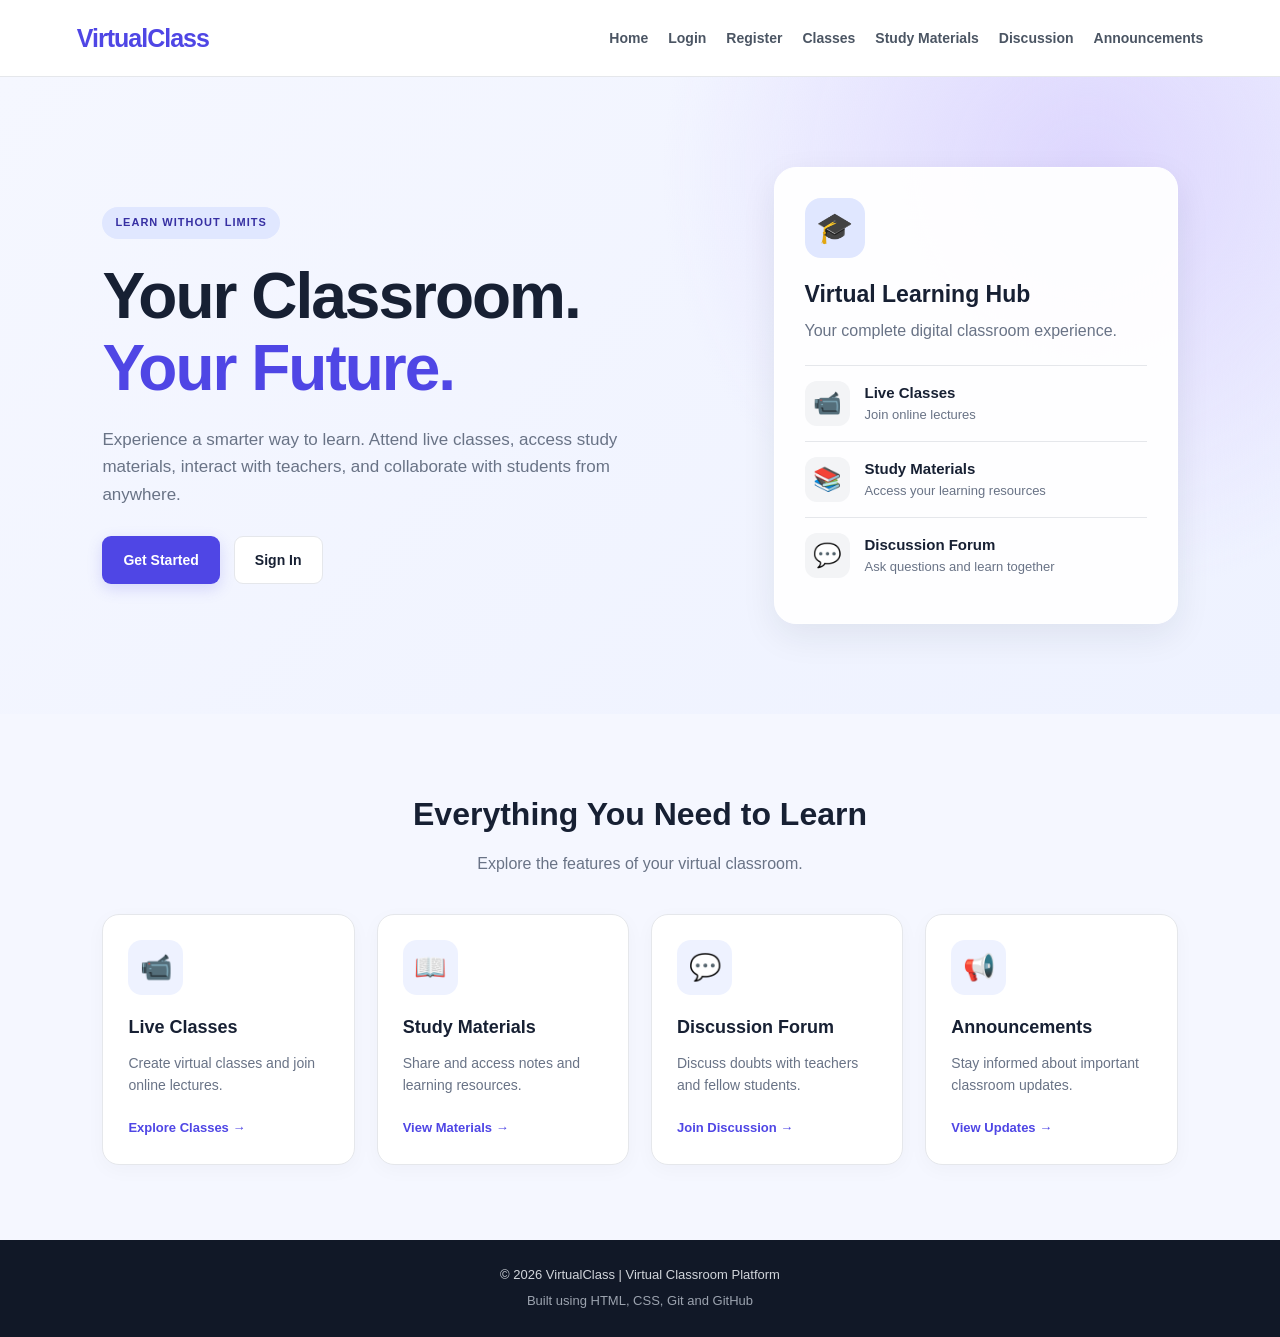
<file: index.html>
<!DOCTYPE html>
<html lang="en">
<head>
    <meta charset="UTF-8">
    <meta name="viewport" content="width=device-width, initial-scale=1.0">
    <title>Virtual Classroom Platform</title>
    <link rel="stylesheet" href="style.css">
</head>
<body>

    <header>
        <div class="logo">VirtualClass</div>

        <nav>
            <a href="index.html">Home</a>
            <a href="login.html">Login</a>
            <a href="register.html">Register</a>
            <a href="live-class.html">Classes</a>
            <a href="download-notes.html">Study Materials</a>
            <a href="discussion.html">Discussion</a>
            <a href="announcements.html">Announcements</a>
        </nav>
    </header>

    <section class="hero">
        <div class="hero-content">
            <span class="badge">LEARN WITHOUT LIMITS</span>

            <h1>Your Classroom.<br>
                <span>Your Future.</span>
            </h1>

            <p>
                Experience a smarter way to learn. Attend live classes,
                access study materials, interact with teachers, and
                collaborate with students from anywhere.
            </p>

            <div class="hero-buttons">
                <a href="register.html" class="btn btn-primary">
                    Get Started
                </a>

                <a href="login.html" class="btn btn-secondary">
                    Sign In
                </a>
            </div>
        </div>

        <div class="hero-card">
            <div class="card-icon">🎓</div>
            <h2>Virtual Learning Hub</h2>
            <p>Your complete digital classroom experience.</p>

            <div class="feature-item">
                <span>📹</span>
                <div>
                    <h4>Live Classes</h4>
                    <p>Join online lectures</p>
                </div>
            </div>

            <div class="feature-item">
                <span>📚</span>
                <div>
                    <h4>Study Materials</h4>
                    <p>Access your learning resources</p>
                </div>
            </div>

            <div class="feature-item">
                <span>💬</span>
                <div>
                    <h4>Discussion Forum</h4>
                    <p>Ask questions and learn together</p>
                </div>
            </div>
        </div>
    </section>

    <section class="features">
        <div class="section-heading">
            <h2>Everything You Need to Learn</h2>
            <p>Explore the features of your virtual classroom.</p>
        </div>

        <div class="feature-grid">

            <div class="feature-card">
                <div class="feature-icon">📹</div>
                <h3>Live Classes</h3>
                <p>Create virtual classes and join online lectures.</p>
                <a href="live-class.html">Explore Classes →</a>
            </div>

            <div class="feature-card">
                <div class="feature-icon">📖</div>
                <h3>Study Materials</h3>
                <p>Share and access notes and learning resources.</p>
                <a href="download-notes.html">View Materials →</a>
            </div>

            <div class="feature-card">
                <div class="feature-icon">💬</div>
                <h3>Discussion Forum</h3>
                <p>Discuss doubts with teachers and fellow students.</p>
                <a href="discussion.html">Join Discussion →</a>
            </div>

            <div class="feature-card">
                <div class="feature-icon">📢</div>
                <h3>Announcements</h3>
                <p>Stay informed about important classroom updates.</p>
                <a href="announcements.html">View Updates →</a>
            </div>

        </div>
    </section>

    <footer>
        <p>© 2026 VirtualClass | Virtual Classroom Platform</p>
        <p>Built using HTML, CSS, Git and GitHub</p>
    </footer>

</body>
</html>
</file>
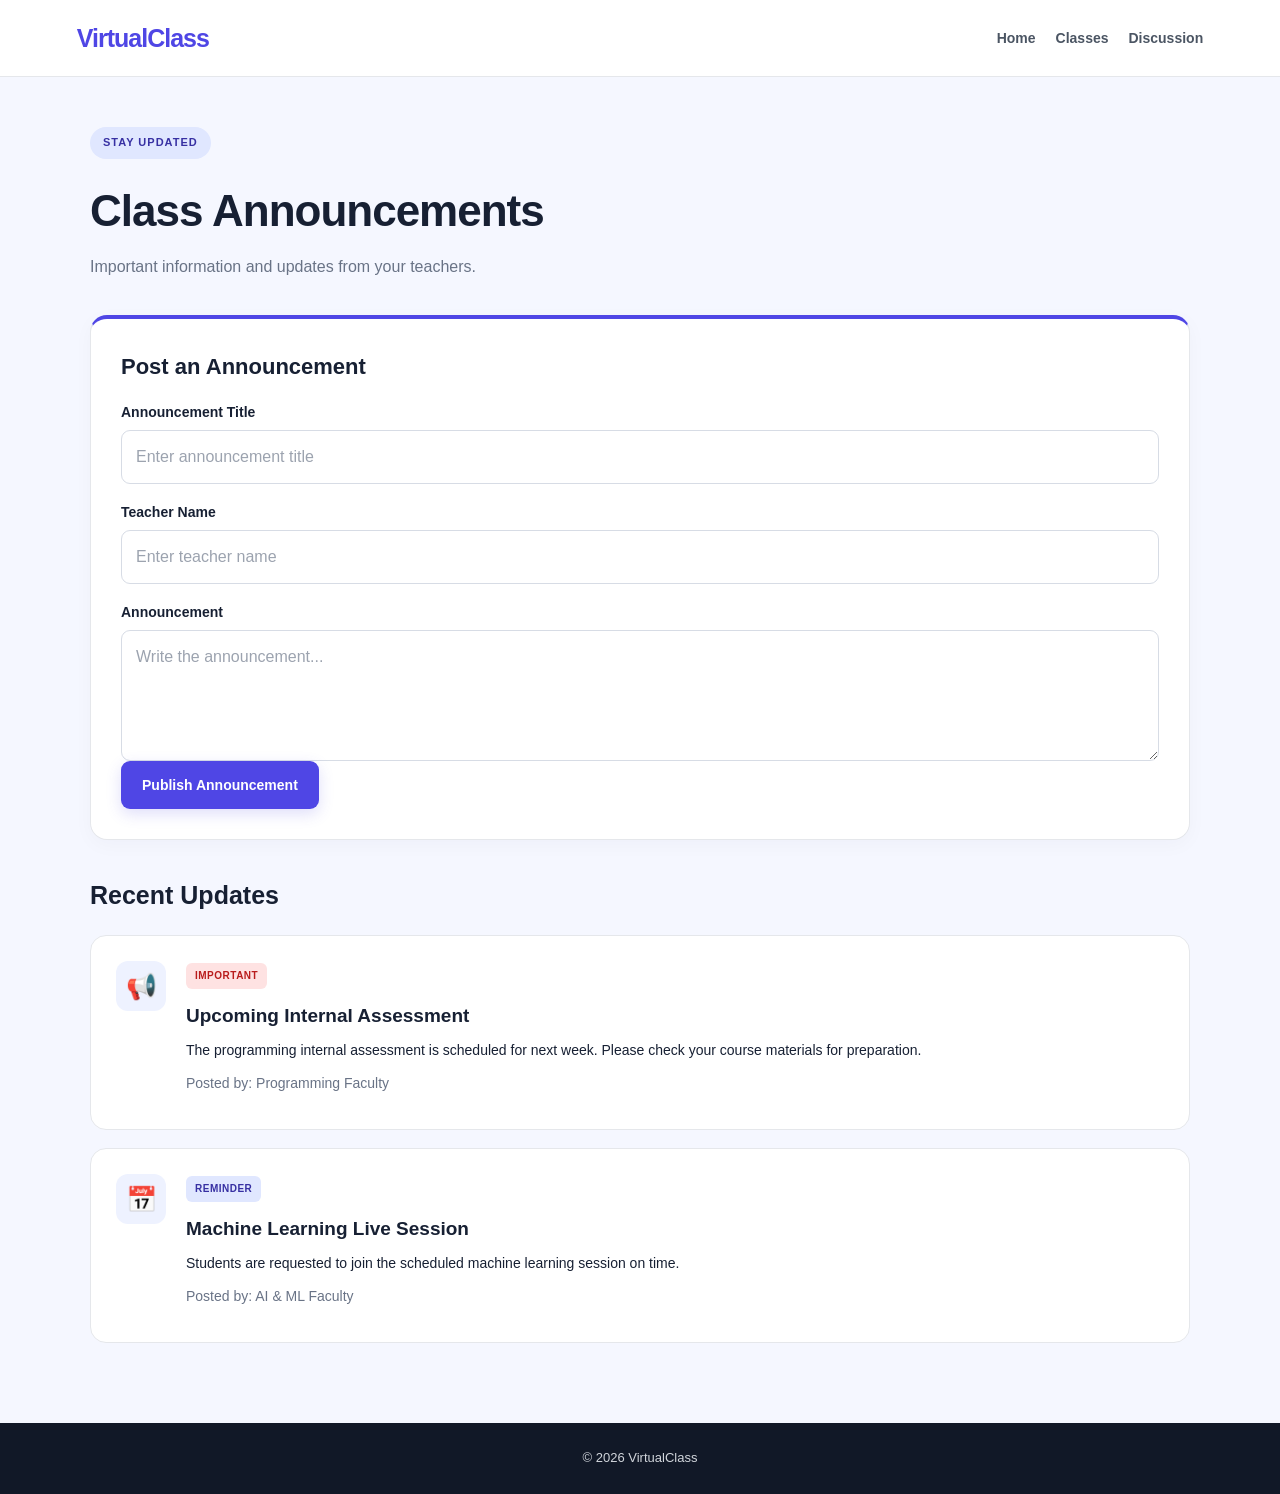
<file: announcements.html>
<!DOCTYPE html>
<html lang="en">
<head>
    <meta charset="UTF-8">
    <meta name="viewport" content="width=device-width, initial-scale=1.0">
    <title>Announcements | VirtualClass</title>
    <link rel="stylesheet" href="style.css">
</head>
<body>

    <header>
        <div class="logo">VirtualClass</div>
        <nav>
            <a href="index.html">Home</a>
            <a href="live-class.html">Classes</a>
            <a href="discussion.html">Discussion</a>
        </nav>
    </header>

    <main class="page-container">

        <div class="page-heading">
            <span class="badge">STAY UPDATED</span>
            <h1>Class Announcements</h1>
            <p>Important information and updates from your teachers.</p>
        </div>

        <div class="content-card announcement-form">
            <h2>Post an Announcement</h2>

            <form action="#" method="get">

                <label for="title">Announcement Title</label>
                <input type="text" id="title" name="title"
                       placeholder="Enter announcement title" required>

                <label for="teacher">Teacher Name</label>
                <input type="text" id="teacher" name="teacher"
                       placeholder="Enter teacher name" required>

                <label for="message">Announcement</label>
                <textarea id="message" name="message" rows="4"
                          placeholder="Write the announcement..." required></textarea>

                <button type="submit" class="btn btn-primary">
                    Publish Announcement
                </button>

            </form>
        </div>

        <h2 class="subheading">Recent Updates</h2>

        <div class="announcement-card">
            <div class="announcement-icon">📢</div>
            <div>
                <span class="status important">IMPORTANT</span>
                <h3>Upcoming Internal Assessment</h3>
                <p>The programming internal assessment is scheduled for next week.
                   Please check your course materials for preparation.</p>
                <p class="muted">Posted by: Programming Faculty</p>
            </div>
        </div>

        <div class="announcement-card">
            <div class="announcement-icon">📅</div>
            <div>
                <span class="status upcoming">REMINDER</span>
                <h3>Machine Learning Live Session</h3>
                <p>Students are requested to join the scheduled machine learning
                   session on time.</p>
                <p class="muted">Posted by: AI & ML Faculty</p>
            </div>
        </div>

    </main>

    <footer>
        <p>© 2026 VirtualClass</p>
    </footer>

</body>
</html>
</file>
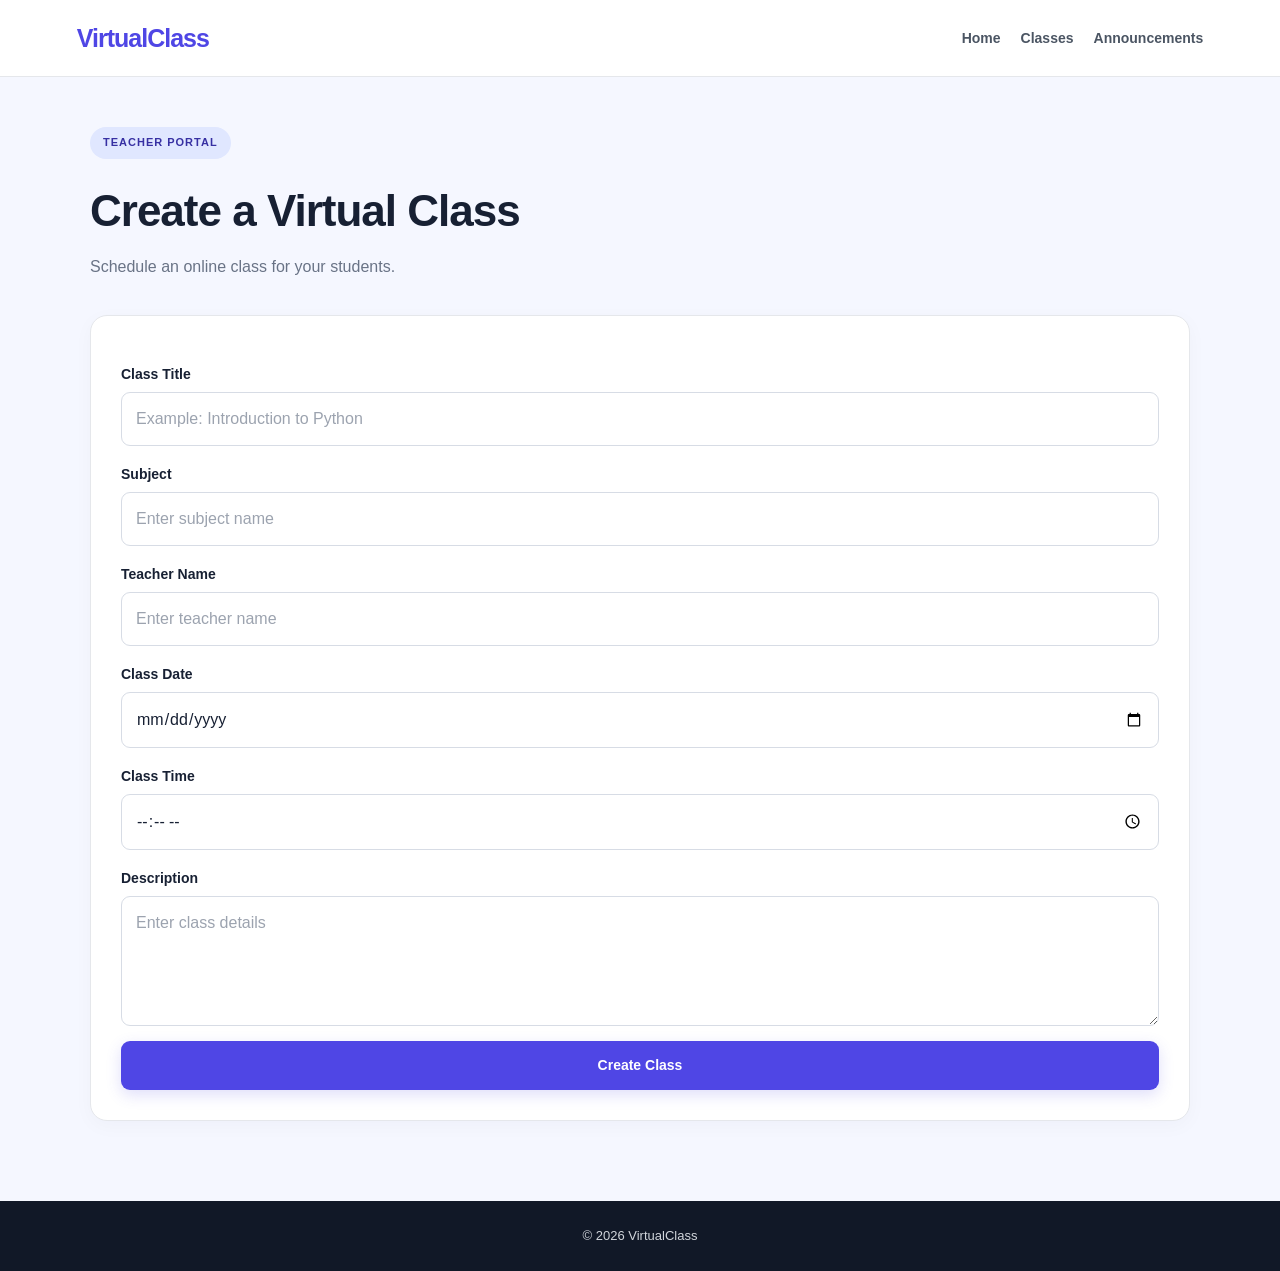
<file: create-class.html>
<!DOCTYPE html>
<html lang="en">
<head>
    <meta charset="UTF-8">
    <meta name="viewport" content="width=device-width, initial-scale=1.0">
    <title>Create Class | VirtualClass</title>
    <link rel="stylesheet" href="style.css">
</head>
<body>

    <header>
        <div class="logo">VirtualClass</div>
        <nav>
            <a href="index.html">Home</a>
            <a href="live-class.html">Classes</a>
            <a href="announcements.html">Announcements</a>
        </nav>
    </header>

    <main class="page-container">

        <div class="page-heading">
            <span class="badge">TEACHER PORTAL</span>
            <h1>Create a Virtual Class</h1>
            <p>Schedule an online class for your students.</p>
        </div>

        <div class="content-card">

            <form action="#" method="get">

                <label for="title">Class Title</label>
                <input type="text" id="title" name="title"
                       placeholder="Example: Introduction to Python" required>

                <label for="subject">Subject</label>
                <input type="text" id="subject" name="subject"
                       placeholder="Enter subject name" required>

                <label for="teacher">Teacher Name</label>
                <input type="text" id="teacher" name="teacher"
                       placeholder="Enter teacher name" required>

                <label for="date">Class Date</label>
                <input type="date" id="date" name="date" required>

                <label for="time">Class Time</label>
                <input type="time" id="time" name="time" required>

                <label for="description">Description</label>
                <textarea id="description" name="description" rows="4"
                          placeholder="Enter class details"></textarea>

                <button type="submit" class="btn btn-primary full-width">
                    Create Class
                </button>

            </form>

        </div>

    </main>

    <footer>
        <p>© 2026 VirtualClass</p>
    </footer>

</body>
</html>
</file>
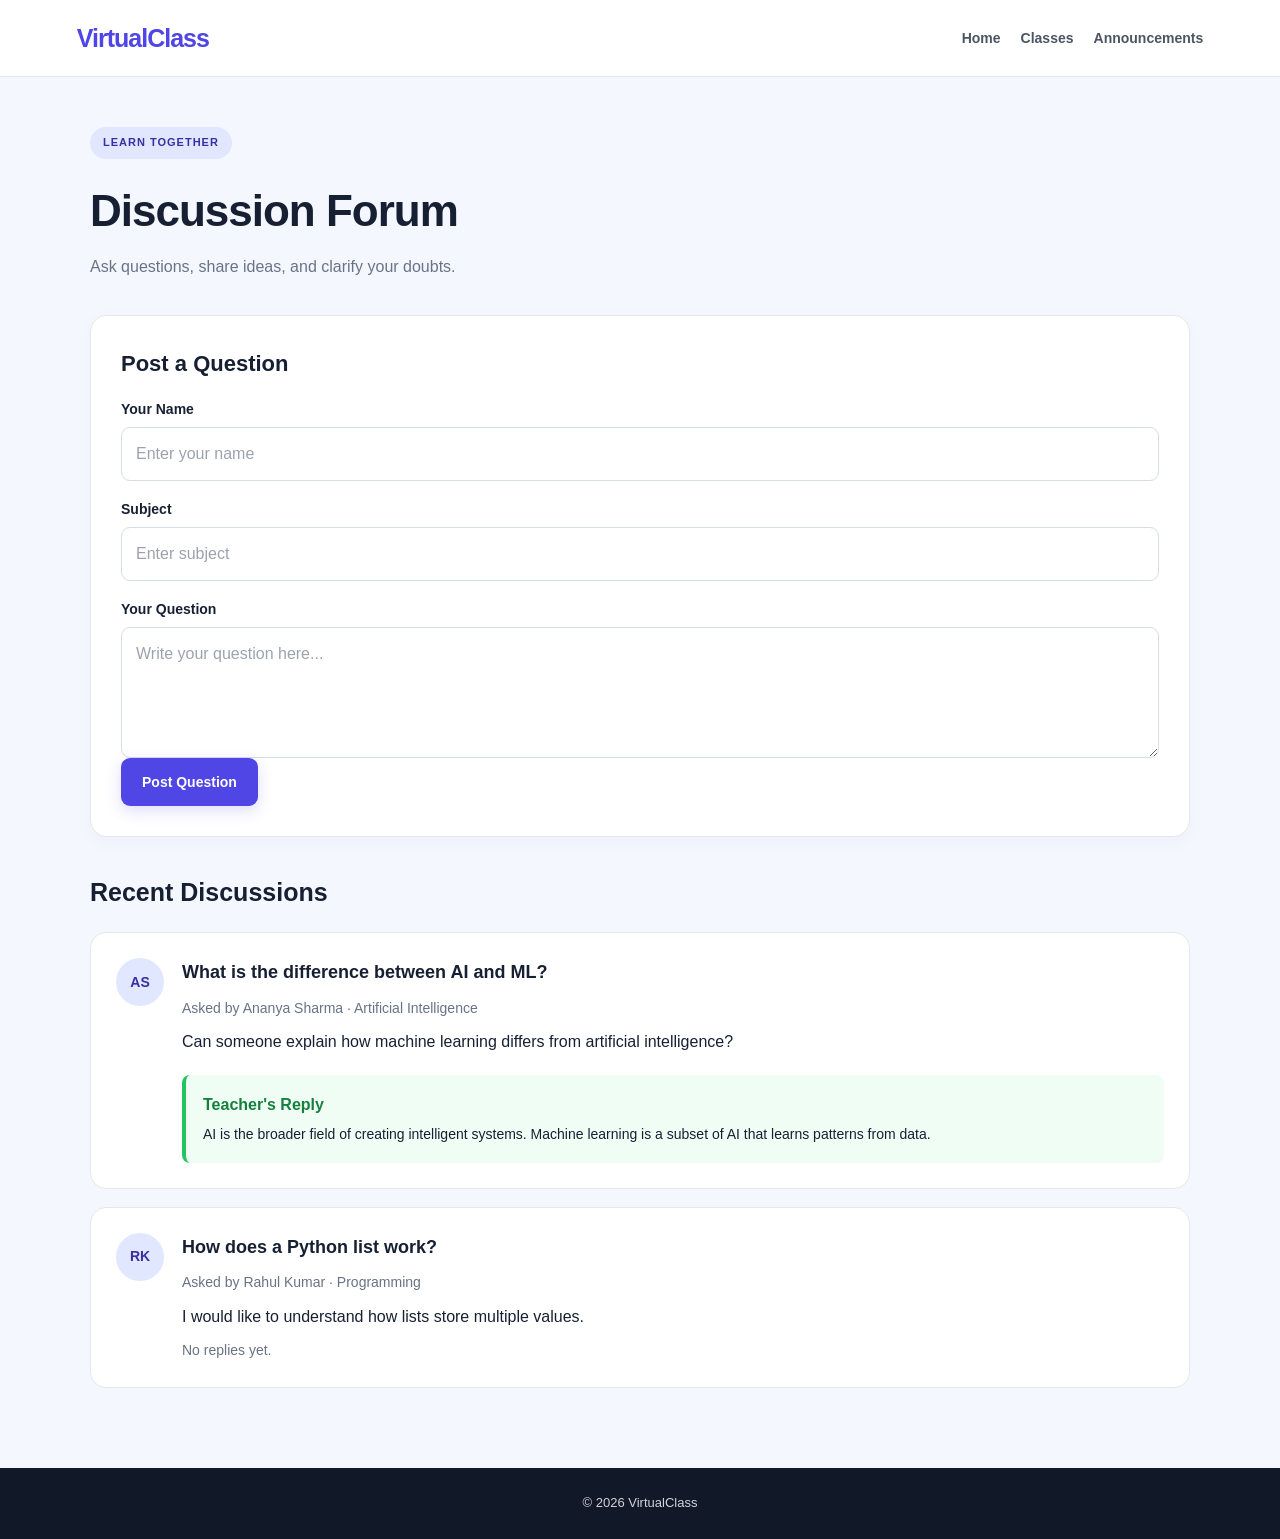
<file: discussion.html>
<!DOCTYPE html>
<html lang="en">
<head>
    <meta charset="UTF-8">
    <meta name="viewport" content="width=device-width, initial-scale=1.0">
    <title>Discussion Forum | VirtualClass</title>
    <link rel="stylesheet" href="style.css">
</head>
<body>

    <header>
        <div class="logo">VirtualClass</div>
        <nav>
            <a href="index.html">Home</a>
            <a href="live-class.html">Classes</a>
            <a href="announcements.html">Announcements</a>
        </nav>
    </header>

    <main class="page-container">

        <div class="page-heading">
            <span class="badge">LEARN TOGETHER</span>
            <h1>Discussion Forum</h1>
            <p>Ask questions, share ideas, and clarify your doubts.</p>
        </div>

        <div class="content-card">
            <h2>Post a Question</h2>

            <form action="#" method="get">

                <label for="student">Your Name</label>
                <input type="text" id="student" name="student"
                       placeholder="Enter your name" required>

                <label for="subject">Subject</label>
                <input type="text" id="subject" name="subject"
                       placeholder="Enter subject" required>

                <label for="question">Your Question</label>
                <textarea id="question" name="question" rows="4"
                          placeholder="Write your question here..." required></textarea>

                <button type="submit" class="btn btn-primary">
                    Post Question
                </button>

            </form>
        </div>

        <h2 class="subheading">Recent Discussions</h2>

        <div class="discussion-card">
            <div class="discussion-avatar">AS</div>
            <div class="discussion-content">
                <h3>What is the difference between AI and ML?</h3>
                <p class="muted">Asked by Ananya Sharma · Artificial Intelligence</p>
                <p>Can someone explain how machine learning differs from artificial intelligence?</p>

                <div class="reply-box">
                    <strong>Teacher's Reply</strong>
                    <p>AI is the broader field of creating intelligent systems.
                       Machine learning is a subset of AI that learns patterns from data.</p>
                </div>
            </div>
        </div>

        <div class="discussion-card">
            <div class="discussion-avatar">RK</div>
            <div class="discussion-content">
                <h3>How does a Python list work?</h3>
                <p class="muted">Asked by Rahul Kumar · Programming</p>
                <p>I would like to understand how lists store multiple values.</p>
                <p class="muted">No replies yet.</p>
            </div>
        </div>

    </main>

    <footer>
        <p>© 2026 VirtualClass</p>
    </footer>

</body>
</html>
</file>
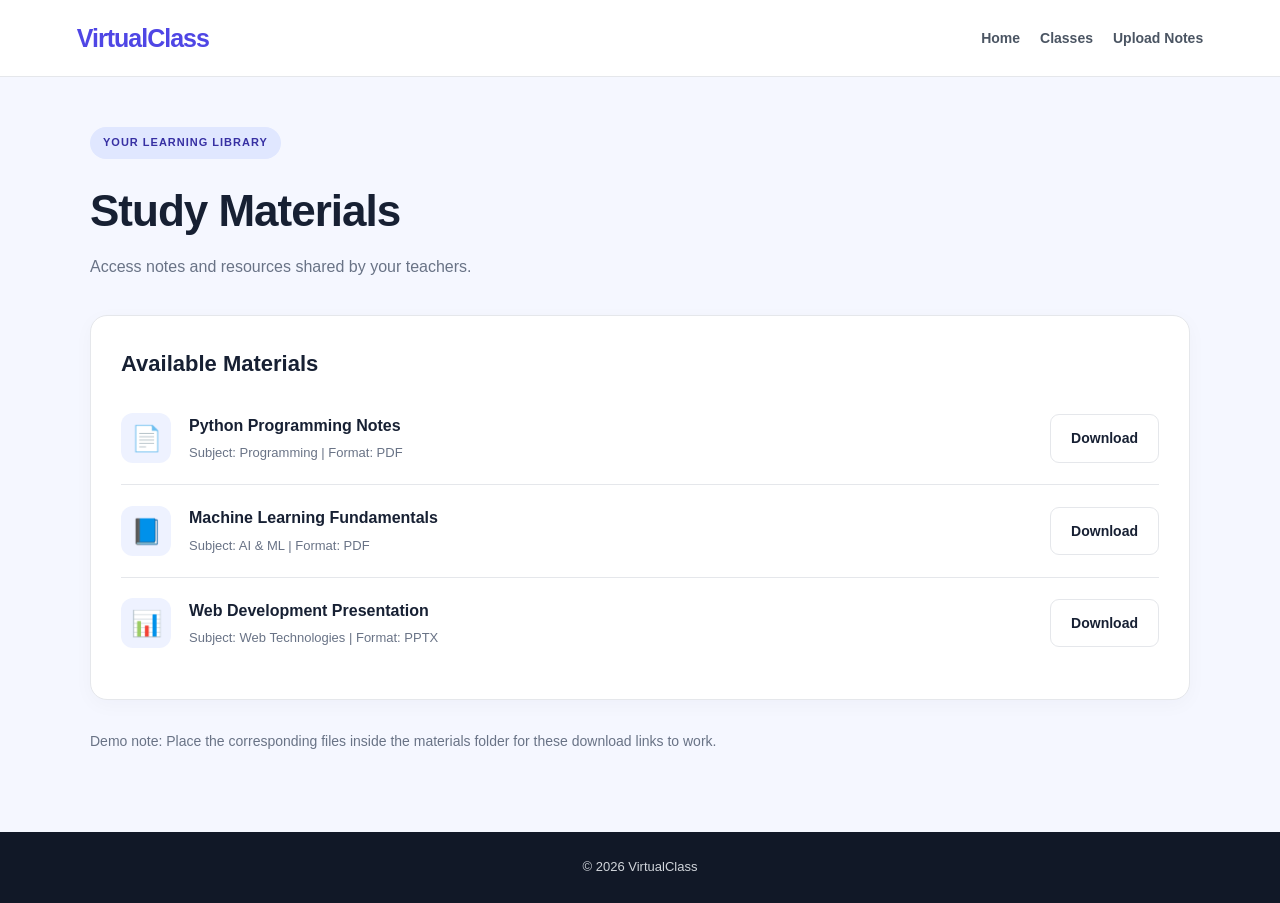
<file: download-notes.html>
<!DOCTYPE html>
<html lang="en">
<head>
    <meta charset="UTF-8">
    <meta name="viewport" content="width=device-width, initial-scale=1.0">
    <title>Study Materials | VirtualClass</title>
    <link rel="stylesheet" href="style.css">
</head>
<body>

    <header>
        <div class="logo">VirtualClass</div>
        <nav>
            <a href="index.html">Home</a>
            <a href="live-class.html">Classes</a>
            <a href="upload-notes.html">Upload Notes</a>
        </nav>
    </header>

    <main class="page-container">

        <div class="page-heading">
            <span class="badge">YOUR LEARNING LIBRARY</span>
            <h1>Study Materials</h1>
            <p>Access notes and resources shared by your teachers.</p>
        </div>

        <div class="content-card">
            <h2>Available Materials</h2>

            <div class="material-item">
                <div class="material-icon">📄</div>
                <div class="material-details">
                    <h3>Python Programming Notes</h3>
                    <p>Subject: Programming | Format: PDF</p>
                </div>
                <a href="materials/python-notes.pdf"
                   class="btn btn-secondary" download>Download</a>
            </div>

            <div class="material-item">
                <div class="material-icon">📘</div>
                <div class="material-details">
                    <h3>Machine Learning Fundamentals</h3>
                    <p>Subject: AI & ML | Format: PDF</p>
                </div>
                <a href="materials/ml-notes.pdf"
                   class="btn btn-secondary" download>Download</a>
            </div>

            <div class="material-item">
                <div class="material-icon">📊</div>
                <div class="material-details">
                    <h3>Web Development Presentation</h3>
                    <p>Subject: Web Technologies | Format: PPTX</p>
                </div>
                <a href="materials/web-development.pptx"
                   class="btn btn-secondary" download>Download</a>
            </div>

        </div>

        <p class="muted">
            Demo note: Place the corresponding files inside the materials
            folder for these download links to work.
        </p>

    </main>

    <footer>
        <p>© 2026 VirtualClass</p>
    </footer>

</body>
</html>
</file>
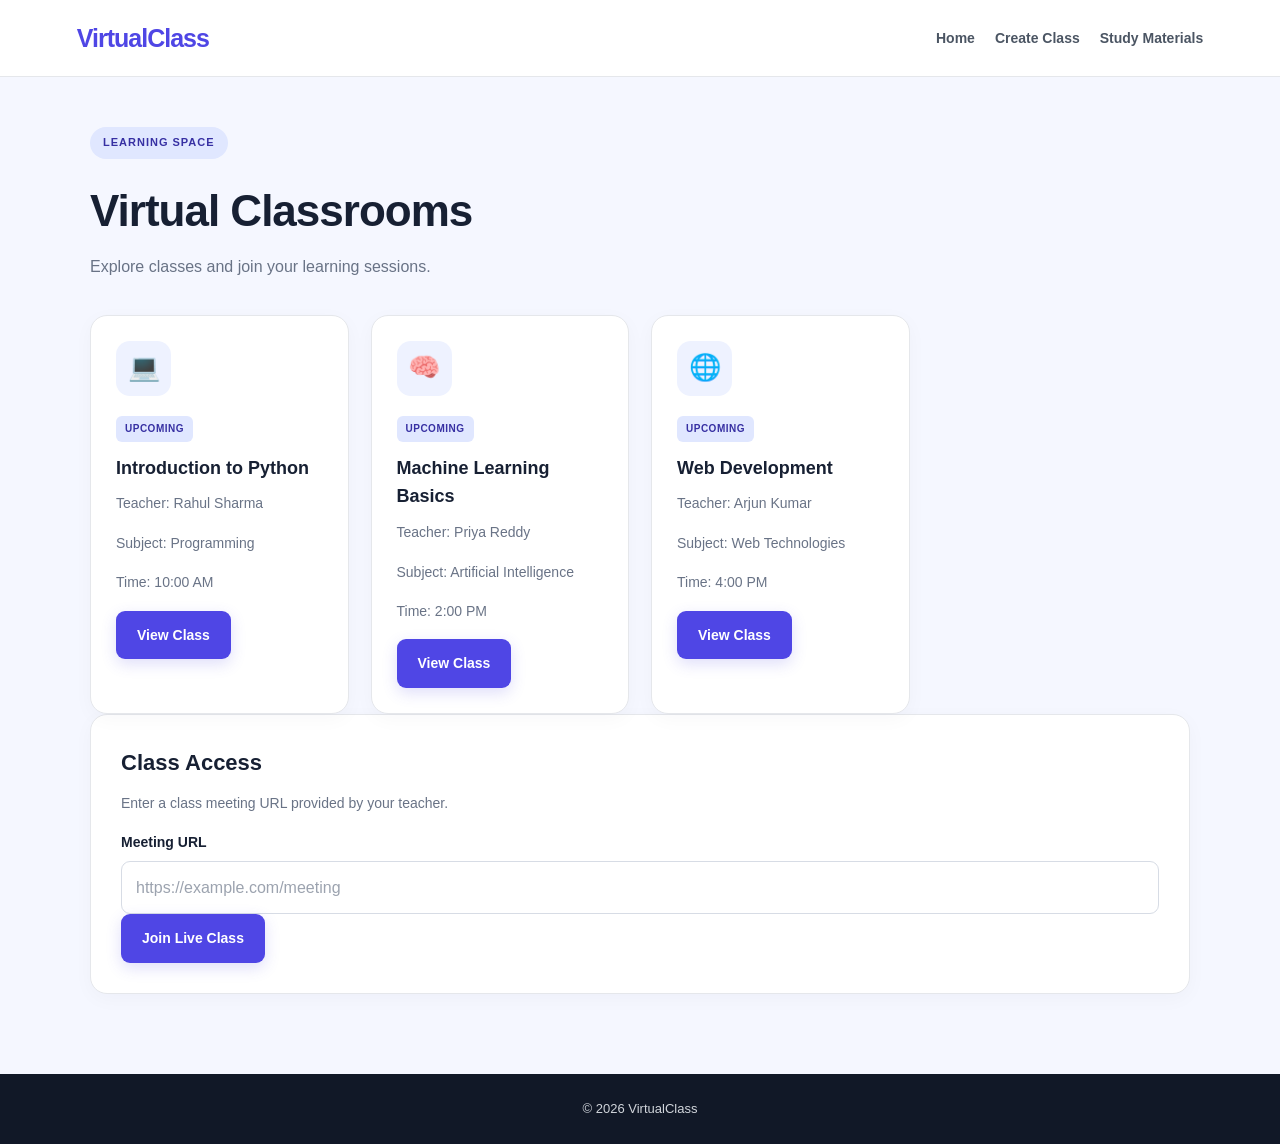
<file: live-class.html>
<!DOCTYPE html>
<html lang="en">
<head>
    <meta charset="UTF-8">
    <meta name="viewport" content="width=device-width, initial-scale=1.0">
    <title>Live Classes | VirtualClass</title>
    <link rel="stylesheet" href="style.css">
</head>
<body>

    <header>
        <div class="logo">VirtualClass</div>
        <nav>
            <a href="index.html">Home</a>
            <a href="create-class.html">Create Class</a>
            <a href="download-notes.html">Study Materials</a>
        </nav>
    </header>

    <main class="page-container">

        <div class="page-heading">
            <span class="badge">LEARNING SPACE</span>
            <h1>Virtual Classrooms</h1>
            <p>Explore classes and join your learning sessions.</p>
        </div>

        <div class="feature-grid">

            <div class="feature-card">
                <div class="feature-icon">💻</div>
                <span class="status upcoming">UPCOMING</span>
                <h3>Introduction to Python</h3>
                <p>Teacher: Rahul Sharma</p>
                <p>Subject: Programming</p>
                <p>Time: 10:00 AM</p>
                <a href="#python-class" class="btn btn-primary">View Class</a>
            </div>

            <div class="feature-card">
                <div class="feature-icon">🧠</div>
                <span class="status upcoming">UPCOMING</span>
                <h3>Machine Learning Basics</h3>
                <p>Teacher: Priya Reddy</p>
                <p>Subject: Artificial Intelligence</p>
                <p>Time: 2:00 PM</p>
                <a href="#ml-class" class="btn btn-primary">View Class</a>
            </div>

            <div class="feature-card">
                <div class="feature-icon">🌐</div>
                <span class="status upcoming">UPCOMING</span>
                <h3>Web Development</h3>
                <p>Teacher: Arjun Kumar</p>
                <p>Subject: Web Technologies</p>
                <p>Time: 4:00 PM</p>
                <a href="#web-class" class="btn btn-primary">View Class</a>
            </div>

        </div>

        <div class="content-card">
            <h2>Class Access</h2>
            <p class="muted">
                Enter a class meeting URL provided by your teacher.
            </p>

            <form action="#" method="get">
                <label for="meeting-link">Meeting URL</label>
                <input type="url" id="meeting-link" name="meeting-link"
                       placeholder="https://example.com/meeting" required>

                <button type="submit" class="btn btn-primary">
                    Join Live Class
                </button>
            </form>
        </div>

    </main>

    <footer>
        <p>© 2026 VirtualClass</p>
    </footer>

</body>
</html>
</file>
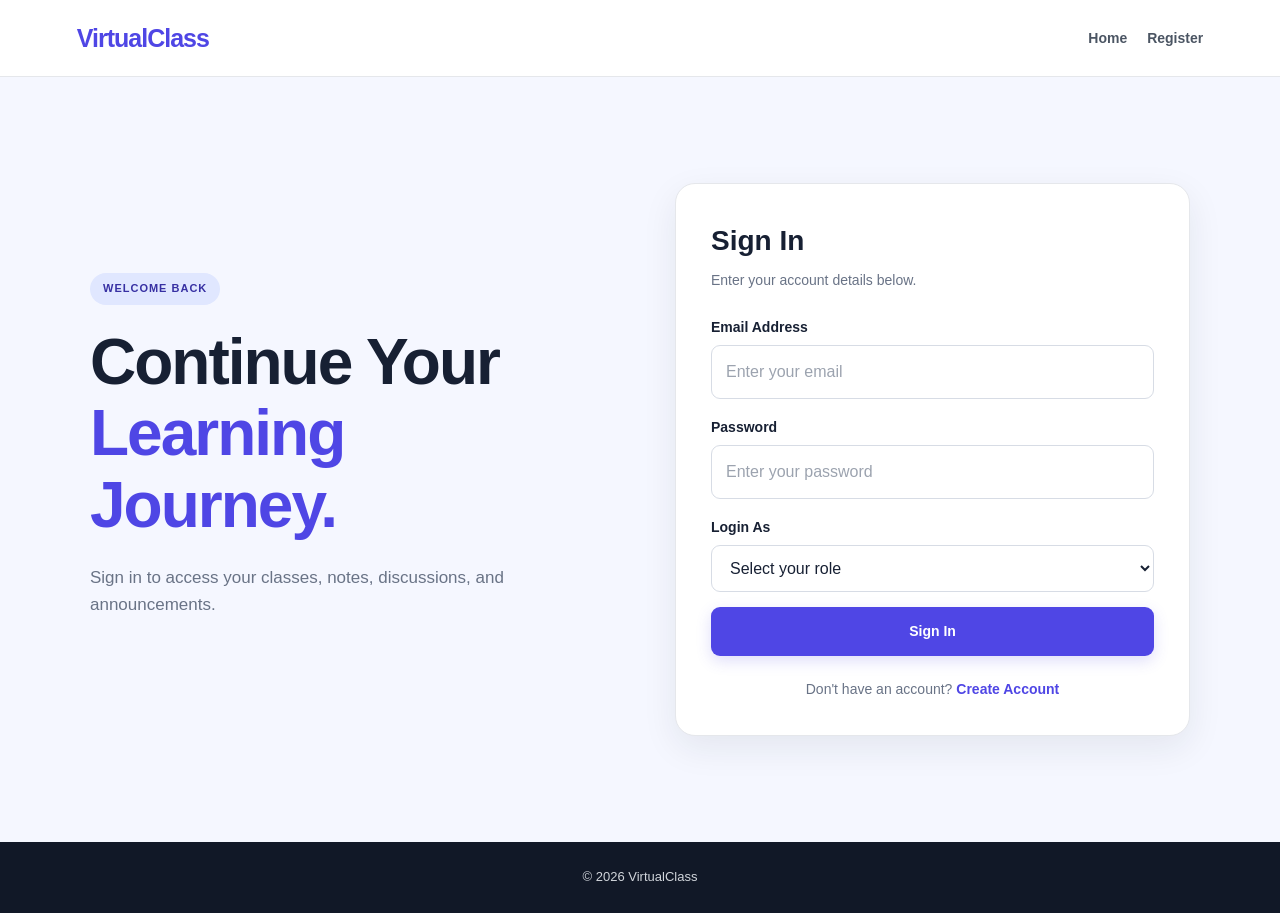
<file: login.html>
<!DOCTYPE html>
<html lang="en">
<head>
    <meta charset="UTF-8">
    <meta name="viewport" content="width=device-width, initial-scale=1.0">
    <title>Login | VirtualClass</title>
    <link rel="stylesheet" href="style.css">
</head>
<body class="auth-page">

    <header>
        <div class="logo">VirtualClass</div>
        <nav>
            <a href="index.html">Home</a>
            <a href="register.html">Register</a>
        </nav>
    </header>

    <main class="auth-container">

        <div class="auth-info">
            <span class="badge">WELCOME BACK</span>
            <h1>Continue Your<br><span>Learning Journey.</span></h1>
            <p>Sign in to access your classes, notes, discussions, and announcements.</p>
        </div>

        <div class="auth-card">
            <h2>Sign In</h2>
            <p class="muted">Enter your account details below.</p>

            <form action="#" method="get">

                <label for="email">Email Address</label>
                <input type="email" id="email" name="email"
                       placeholder="Enter your email" required>

                <label for="password">Password</label>
                <input type="password" id="password" name="password"
                       placeholder="Enter your password" required>

                <label for="role">Login As</label>
                <select id="role" name="role" required>
                    <option value="">Select your role</option>
                    <option value="student">Student</option>
                    <option value="teacher">Teacher</option>
                </select>

                <button type="submit" class="btn btn-primary full-width">
                    Sign In
                </button>

            </form>

            <p class="auth-footer">
                Don't have an account?
                <a href="register.html">Create Account</a>
            </p>
        </div>

    </main>

    <footer>
        <p>© 2026 VirtualClass</p>
    </footer>

</body>
</html>
</file>
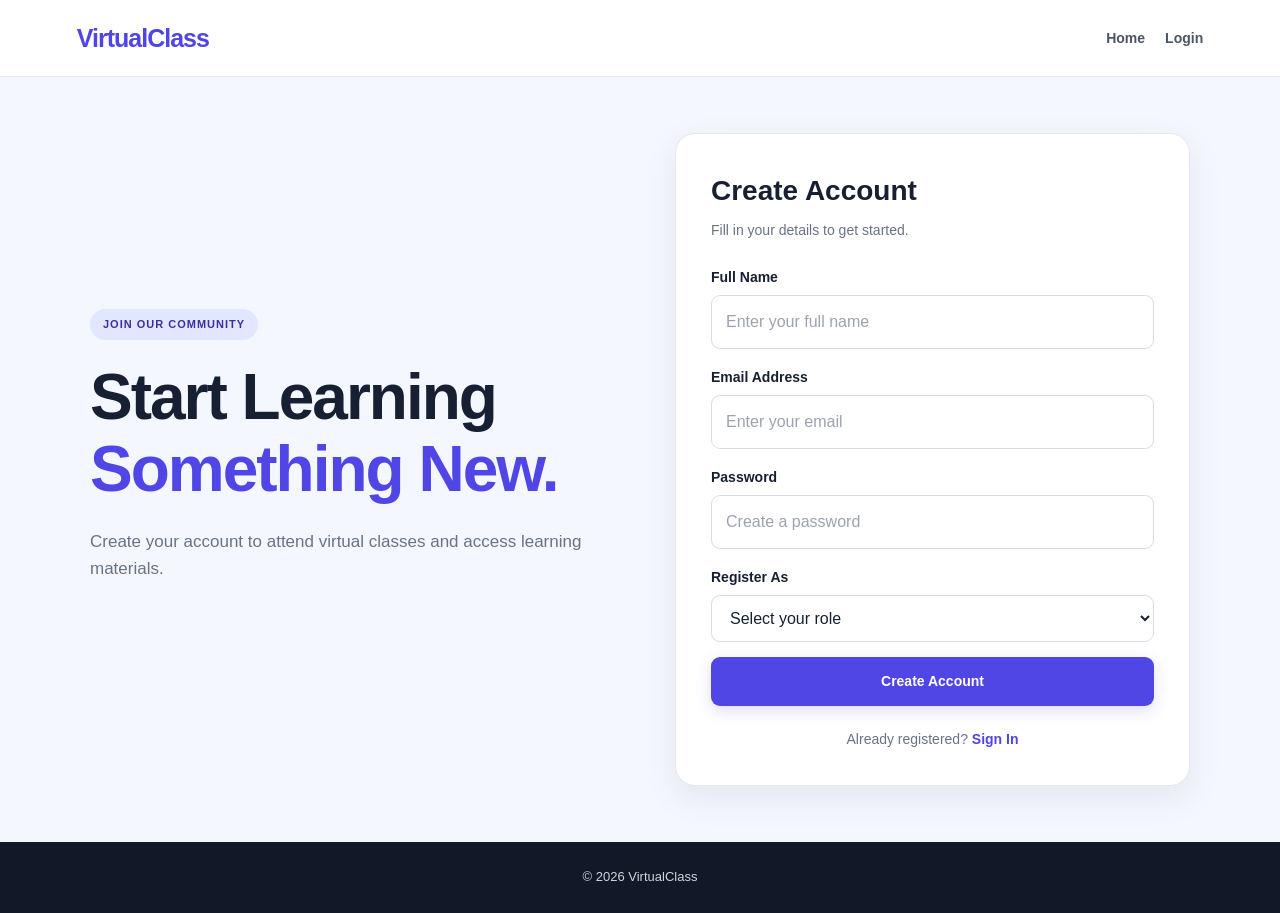
<file: register.html>
<!DOCTYPE html>
<html lang="en">
<head>
    <meta charset="UTF-8">
    <meta name="viewport" content="width=device-width, initial-scale=1.0">
    <title>Register | VirtualClass</title>
    <link rel="stylesheet" href="style.css">
</head>
<body class="auth-page">

    <header>
        <div class="logo">VirtualClass</div>
        <nav>
            <a href="index.html">Home</a>
            <a href="login.html">Login</a>
        </nav>
    </header>

    <main class="auth-container">

        <div class="auth-info">
            <span class="badge">JOIN OUR COMMUNITY</span>
            <h1>Start Learning<br><span>Something New.</span></h1>
            <p>Create your account to attend virtual classes and access learning materials.</p>
        </div>

        <div class="auth-card">
            <h2>Create Account</h2>
            <p class="muted">Fill in your details to get started.</p>

            <form action="#" method="get">

                <label for="name">Full Name</label>
                <input type="text" id="name" name="name"
                       placeholder="Enter your full name" required>

                <label for="email">Email Address</label>
                <input type="email" id="email" name="email"
                       placeholder="Enter your email" required>

                <label for="password">Password</label>
                <input type="password" id="password" name="password"
                       placeholder="Create a password" minlength="8" required>

                <label for="role">Register As</label>
                <select id="role" name="role" required>
                    <option value="">Select your role</option>
                    <option value="student">Student</option>
                    <option value="teacher">Teacher</option>
                </select>

                <button type="submit" class="btn btn-primary full-width">
                    Create Account
                </button>

            </form>

            <p class="auth-footer">
                Already registered?
                <a href="login.html">Sign In</a>
            </p>
        </div>

    </main>

    <footer>
        <p>© 2026 VirtualClass</p>
    </footer>

</body>
</html>
</file>
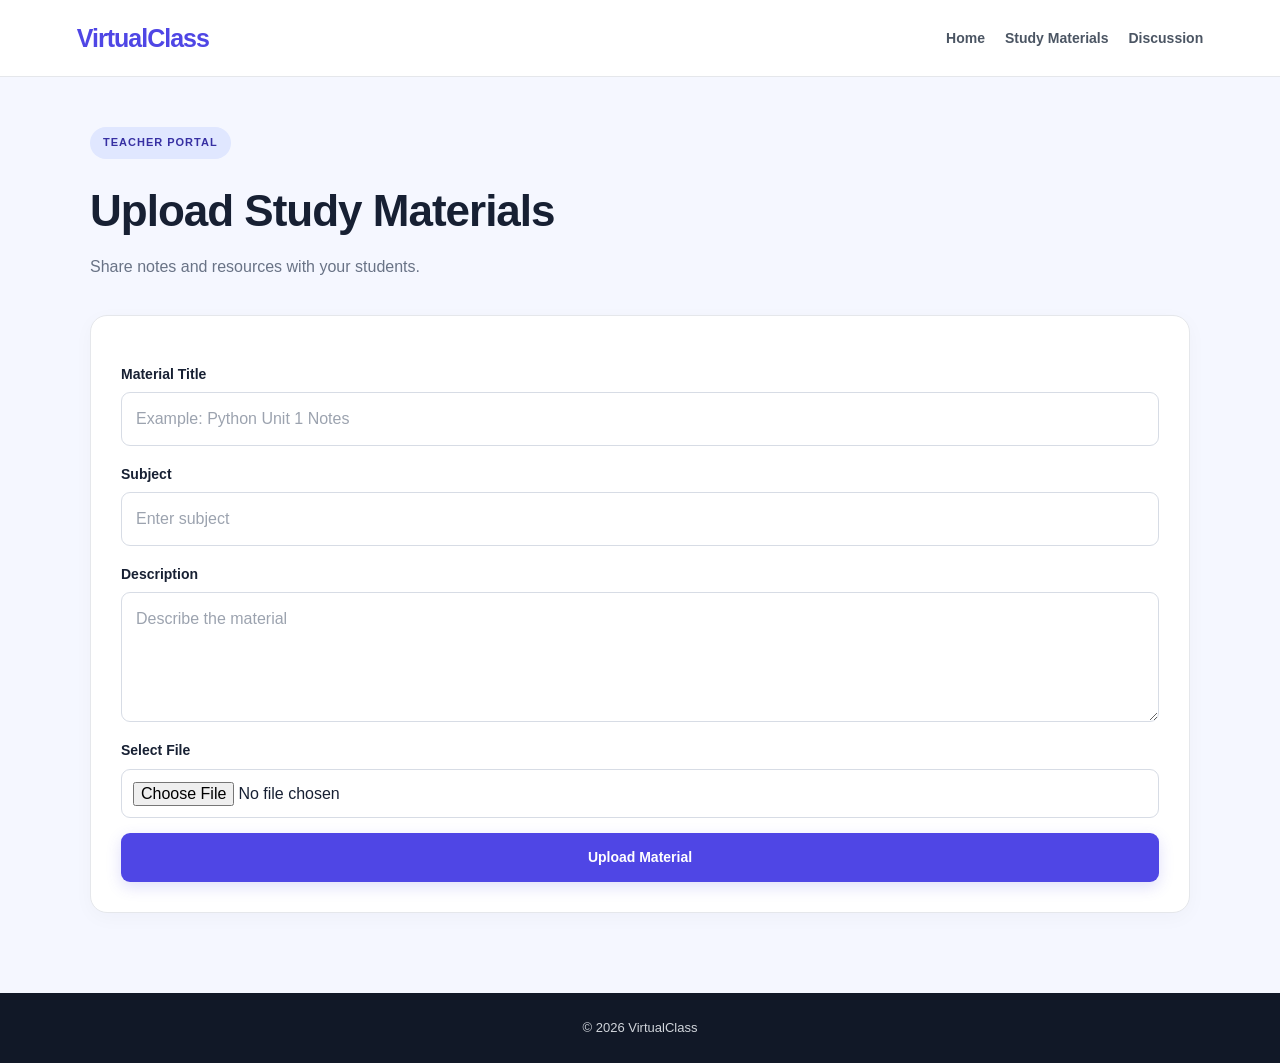
<file: upload-notes.html>
<!DOCTYPE html>
<html lang="en">
<head>
    <meta charset="UTF-8">
    <meta name="viewport" content="width=device-width, initial-scale=1.0">
    <title>Upload Notes | VirtualClass</title>
    <link rel="stylesheet" href="style.css">
</head>
<body>

    <header>
        <div class="logo">VirtualClass</div>
        <nav>
            <a href="index.html">Home</a>
            <a href="download-notes.html">Study Materials</a>
            <a href="discussion.html">Discussion</a>
        </nav>
    </header>

    <main class="page-container">

        <div class="page-heading">
            <span class="badge">TEACHER PORTAL</span>
            <h1>Upload Study Materials</h1>
            <p>Share notes and resources with your students.</p>
        </div>

        <div class="content-card">

            <form action="#" method="post" enctype="multipart/form-data">

                <label for="title">Material Title</label>
                <input type="text" id="title" name="title"
                       placeholder="Example: Python Unit 1 Notes" required>

                <label for="subject">Subject</label>
                <input type="text" id="subject" name="subject"
                       placeholder="Enter subject" required>

                <label for="description">Description</label>
                <textarea id="description" name="description" rows="4"
                          placeholder="Describe the material"></textarea>

                <label for="file">Select File</label>
                <input type="file" id="file" name="file"
                       accept=".pdf,.doc,.docx,.ppt,.pptx,.txt" required>

                <button type="submit" class="btn btn-primary full-width">
                    Upload Material
                </button>

            </form>

        </div>

    </main>

    <footer>
        <p>© 2026 VirtualClass</p>
    </footer>

</body>
</html>
</file>
<file: style.css>
/* =========================================
   VIRTUAL CLASSROOM PLATFORM
   Common Stylesheet
========================================= */

:root {
    --primary: #4f46e5;
    --primary-dark: #3730a3;
    --secondary: #7c3aed;
    --background: #f5f7ff;
    --surface: #ffffff;
    --text: #172033;
    --muted: #697386;
    --border: #e5e7eb;
    --success: #15803d;
    --shadow: 0 12px 35px rgba(31, 41, 55, 0.08);
}

* {
    margin: 0;
    padding: 0;
    box-sizing: border-box;
}

html {
    scroll-behavior: smooth;
}

body {
    font-family: Arial, Helvetica, sans-serif;
    background: var(--background);
    color: var(--text);
    line-height: 1.6;
}

a {
    color: var(--primary);
    text-decoration: none;
}

button,
input,
select,
textarea {
    font: inherit;
}

/* =========================================
   HEADER AND NAVIGATION
========================================= */

header {
    min-height: 76px;
    padding: 18px 6%;
    background: var(--surface);
    display: flex;
    align-items: center;
    justify-content: space-between;
    gap: 24px;
    flex-wrap: wrap;
    border-bottom: 1px solid var(--border);
}

.logo {
    font-size: 25px;
    font-weight: 800;
    letter-spacing: -1px;
    color: var(--primary);
}

nav {
    display: flex;
    align-items: center;
    gap: 20px;
    flex-wrap: wrap;
}

nav a {
    font-size: 14px;
    font-weight: 600;
    color: #4b5563;
    transition: color 0.2s ease;
}

nav a:hover {
    color: var(--primary);
}

/* =========================================
   HERO SECTION
========================================= */

.hero {
    padding: 90px 8%;
    min-height: 540px;
    display: grid;
    grid-template-columns: 1.2fr 0.8fr;
    align-items: center;
    gap: 65px;
    background:
        radial-gradient(
            circle at 85% 15%,
            #ddd6fe 0,
            transparent 35%
        ),
        linear-gradient(135deg, #f5f7ff, #eef2ff);
}

.hero-content h1,
.auth-info h1 {
    margin: 22px 0;
    font-size: clamp(38px, 5vw, 64px);
    line-height: 1.12;
    letter-spacing: -2px;
}

.hero-content h1 span,
.auth-info h1 span {
    color: var(--primary);
}

.hero-content > p,
.auth-info > p {
    max-width: 550px;
    color: var(--muted);
    font-size: 17px;
    margin-bottom: 28px;
}

.badge {
    display: inline-block;
    padding: 7px 13px;
    border-radius: 30px;
    background: #e0e7ff;
    color: var(--primary-dark);
    font-size: 11px;
    font-weight: 800;
    letter-spacing: 1px;
}

.hero-buttons {
    display: flex;
    gap: 14px;
    flex-wrap: wrap;
}

/* =========================================
   BUTTONS
========================================= */

.btn {
    display: inline-flex;
    align-items: center;
    justify-content: center;
    padding: 12px 20px;
    border: 1px solid transparent;
    border-radius: 9px;
    cursor: pointer;
    font-size: 14px;
    font-weight: 700;
    text-align: center;
    transition:
        transform 0.2s ease,
        background 0.2s ease,
        box-shadow 0.2s ease;
}

.btn:hover {
    transform: translateY(-2px);
}

.btn-primary {
    background: var(--primary);
    color: white;
    box-shadow: 0 5px 15px rgba(79, 70, 229, 0.18);
}

.btn-primary:hover {
    background: var(--primary-dark);
}

.btn-secondary {
    background: white;
    border-color: var(--border);
    color: var(--text);
}

.btn-secondary:hover {
    border-color: var(--primary);
    color: var(--primary);
}

.full-width {
    width: 100%;
    margin-top: 15px;
}

/* =========================================
   HERO FEATURE CARD
========================================= */

.hero-card {
    padding: 30px;
    background: rgba(255, 255, 255, 0.95);
    border: 1px solid white;
    border-radius: 22px;
    box-shadow: var(--shadow);
}

.card-icon {
    width: 60px;
    height: 60px;
    display: grid;
    place-items: center;
    margin-bottom: 18px;
    border-radius: 16px;
    background: #e0e7ff;
    font-size: 30px;
}

.hero-card h2 {
    font-size: 23px;
    margin-bottom: 5px;
}

.hero-card > p {
    margin-bottom: 22px;
    color: var(--muted);
}

.feature-item {
    display: flex;
    align-items: center;
    gap: 15px;
    padding: 15px 0;
    border-top: 1px solid var(--border);
}

.feature-item > span {
    width: 45px;
    height: 45px;
    display: grid;
    place-items: center;
    background: #f3f4f6;
    border-radius: 12px;
    font-size: 23px;
}

.feature-item h4 {
    font-size: 15px;
}

.feature-item p {
    color: var(--muted);
    font-size: 13px;
}

/* =========================================
   FEATURES SECTION
========================================= */

.features {
    padding: 75px 8%;
}

.section-heading {
    margin-bottom: 38px;
    text-align: center;
}

.section-heading h2 {
    font-size: 32px;
    margin-bottom: 10px;
}

.section-heading p {
    color: var(--muted);
}

.feature-grid {
    display: grid;
    grid-template-columns: repeat(4, minmax(0, 1fr));
    gap: 22px;
}

.feature-card {
    padding: 25px;
    background: var(--surface);
    border: 1px solid var(--border);
    border-radius: 17px;
    box-shadow: 0 5px 20px rgba(31, 41, 55, 0.03);
    transition:
        transform 0.2s ease,
        box-shadow 0.2s ease;
}

.feature-card:hover {
    transform: translateY(-5px);
    box-shadow: var(--shadow);
}

.feature-icon {
    width: 55px;
    height: 55px;
    display: grid;
    place-items: center;
    margin-bottom: 18px;
    border-radius: 14px;
    background: #eef2ff;
    font-size: 26px;
}

.feature-card h3 {
    margin-bottom: 10px;
    font-size: 18px;
}

.feature-card p {
    margin-bottom: 17px;
    color: var(--muted);
    font-size: 14px;
}

.feature-card > a:not(.btn) {
    font-size: 13px;
    font-weight: 700;
}

/* =========================================
   AUTHENTICATION PAGES
========================================= */

.auth-page {
    min-height: 100vh;
}

.auth-container {
    width: min(1100px, 90%);
    min-height: 75vh;
    margin: 45px auto;
    display: grid;
    grid-template-columns: 1fr 1fr;
    align-items: center;
    gap: 70px;
}

.auth-card {
    padding: 35px;
    background: white;
    border: 1px solid var(--border);
    border-radius: 20px;
    box-shadow: var(--shadow);
}

.auth-card h2 {
    font-size: 28px;
    margin-bottom: 5px;
}

.muted {
    color: var(--muted);
    font-size: 14px;
}

.auth-card > .muted {
    margin-bottom: 25px;
}

.auth-footer {
    margin-top: 22px;
    text-align: center;
    color: var(--muted);
    font-size: 14px;
}

.auth-footer a {
    font-weight: 700;
}

/* =========================================
   FORM ELEMENTS
========================================= */

form {
    width: 100%;
}

label {
    display: block;
    margin-top: 17px;
    margin-bottom: 7px;
    font-size: 14px;
    font-weight: 700;
}

input,
select,
textarea {
    display: block;
    width: 100%;
    padding: 13px 14px;
    color: var(--text);
    background: white;
    border: 1px solid #d7dce5;
    border-radius: 9px;
    outline: none;
    transition:
        border-color 0.2s ease,
        box-shadow 0.2s ease;
}

input:focus,
select:focus,
textarea:focus {
    border-color: var(--primary);
    box-shadow: 0 0 0 3px rgba(79, 70, 229, 0.12);
}

input[type="file"] {
    padding: 11px;
}

textarea {
    resize: vertical;
    min-height: 110px;
}

input::placeholder,
textarea::placeholder {
    color: #9ca3af;
}

/* =========================================
   GENERAL CONTENT PAGES
========================================= */

.page-container {
    width: min(1100px, 90%);
    margin: 50px auto 80px;
}

.page-heading {
    margin-bottom: 35px;
}

.page-heading h1 {
    margin: 17px 0 8px;
    font-size: clamp(30px, 4vw, 44px);
    letter-spacing: -1px;
}

.page-heading p {
    color: var(--muted);
}

.content-card {
    padding: 30px;
    margin-bottom: 30px;
    background: var(--surface);
    border: 1px solid var(--border);
    border-radius: 17px;
    box-shadow: 0 5px 20px rgba(31, 41, 55, 0.03);
}

.content-card h2 {
    margin-bottom: 12px;
    font-size: 22px;
}

.subheading {
    margin: 35px 0 20px;
    font-size: 25px;
}

/* =========================================
   CLASS STATUS
========================================= */

.status {
    display: inline-block;
    padding: 5px 9px;
    margin-bottom: 12px;
    border-radius: 6px;
    font-size: 10px;
    font-weight: 800;
    letter-spacing: 0.5px;
}

.upcoming {
    background: #e0e7ff;
    color: #3730a3;
}

.important {
    background: #fee2e2;
    color: #b91c1c;
}

/* =========================================
   STUDY MATERIALS
========================================= */

.material-item {
    display: flex;
    align-items: center;
    gap: 18px;
    padding: 20px 0;
    border-bottom: 1px solid var(--border);
}

.material-item:last-child {
    border-bottom: none;
}

.material-icon {
    width: 50px;
    height: 50px;
    flex-shrink: 0;
    display: grid;
    place-items: center;
    background: #eef2ff;
    border-radius: 12px;
    font-size: 25px;
}

.material-details {
    flex: 1;
}

.material-details h3 {
    margin-bottom: 5px;
    font-size: 16px;
}

.material-details p {
    color: var(--muted);
    font-size: 13px;
}

/* =========================================
   DISCUSSION FORUM
========================================= */

.discussion-card {
    display: flex;
    gap: 18px;
    padding: 25px;
    margin-bottom: 18px;
    background: white;
    border: 1px solid var(--border);
    border-radius: 16px;
}

.discussion-avatar {
    width: 48px;
    height: 48px;
    flex-shrink: 0;
    display: grid;
    place-items: center;
    background: #e0e7ff;
    color: var(--primary-dark);
    border-radius: 50%;
    font-size: 14px;
    font-weight: 800;
}

.discussion-content {
    flex: 1;
}

.discussion-content h3 {
    margin-bottom: 5px;
    font-size: 18px;
}

.discussion-content > p {
    margin-top: 10px;
}

.reply-box {
    margin-top: 20px;
    padding: 17px;
    background: #f0fdf4;
    border-left: 4px solid #22c55e;
    border-radius: 8px;
}

.reply-box strong {
    color: var(--success);
}

.reply-box p {
    margin-top: 6px;
    font-size: 14px;
}

/* =========================================
   ANNOUNCEMENTS
========================================= */

.announcement-form {
    border-top: 4px solid var(--primary);
}

.announcement-card {
    display: flex;
    gap: 20px;
    padding: 25px;
    margin-bottom: 18px;
    background: white;
    border: 1px solid var(--border);
    border-radius: 16px;
}

.announcement-icon {
    width: 50px;
    height: 50px;
    flex-shrink: 0;
    display: grid;
    place-items: center;
    background: #eef2ff;
    border-radius: 12px;
    font-size: 25px;
}

.announcement-card h3 {
    margin-bottom: 8px;
    font-size: 19px;
}

.announcement-card p {
    margin-bottom: 10px;
    font-size: 14px;
}

/* =========================================
   FOOTER
========================================= */

footer {
    padding: 25px 6%;
    text-align: center;
    background: #111827;
    color: #d1d5db;
    font-size: 13px;
}

footer p + p {
    margin-top: 5px;
    color: #9ca3af;
}

/* =========================================
   RESPONSIVE DESIGN
========================================= */

@media (max-width: 1000px) {
    .feature-grid {
        grid-template-columns: repeat(2, minmax(0, 1fr));
    }

    .hero {
        gap: 35px;
        padding: 65px 6%;
    }

    .auth-container {
        gap: 35px;
    }
}

@media (max-width: 700px) {
    header {
        align-items: flex-start;
        flex-direction: column;
        padding: 18px 5%;
    }

    nav {
        gap: 12px 18px;
    }

    nav a {
        font-size: 13px;
    }

    .hero {
        grid-template-columns: 1fr;
        padding: 50px 6%;
    }

    .hero-content h1,
    .auth-info h1 {
        font-size: 42px;
    }

    .features {
        padding: 50px 6%;
    }

    .feature-grid {
        grid-template-columns: 1fr;
    }

    .auth-container {
        grid-template-columns: 1fr;
        margin: 35px auto;
    }

    .auth-card {
        padding: 25px;
    }

    .page-container {
        margin-top: 35px;
    }

    .content-card {
        padding: 22px;
    }

    .material-item {
        align-items: flex-start;
        flex-wrap: wrap;
    }

    .material-details {
        min-width: 60%;
    }

    .discussion-card,
    .announcement-card {
        gap: 12px;
        padding: 18px;
    }
}

@media (max-width: 400px) {
    .hero-content h1,
    .auth-info h1 {
        font-size: 35px;
    }

    .hero-card {
        padding: 22px;
    }

    .discussion-avatar,
    .announcement-icon {
        width: 40px;
        height: 40px;
        font-size: 20px;
    }
}
</file>
